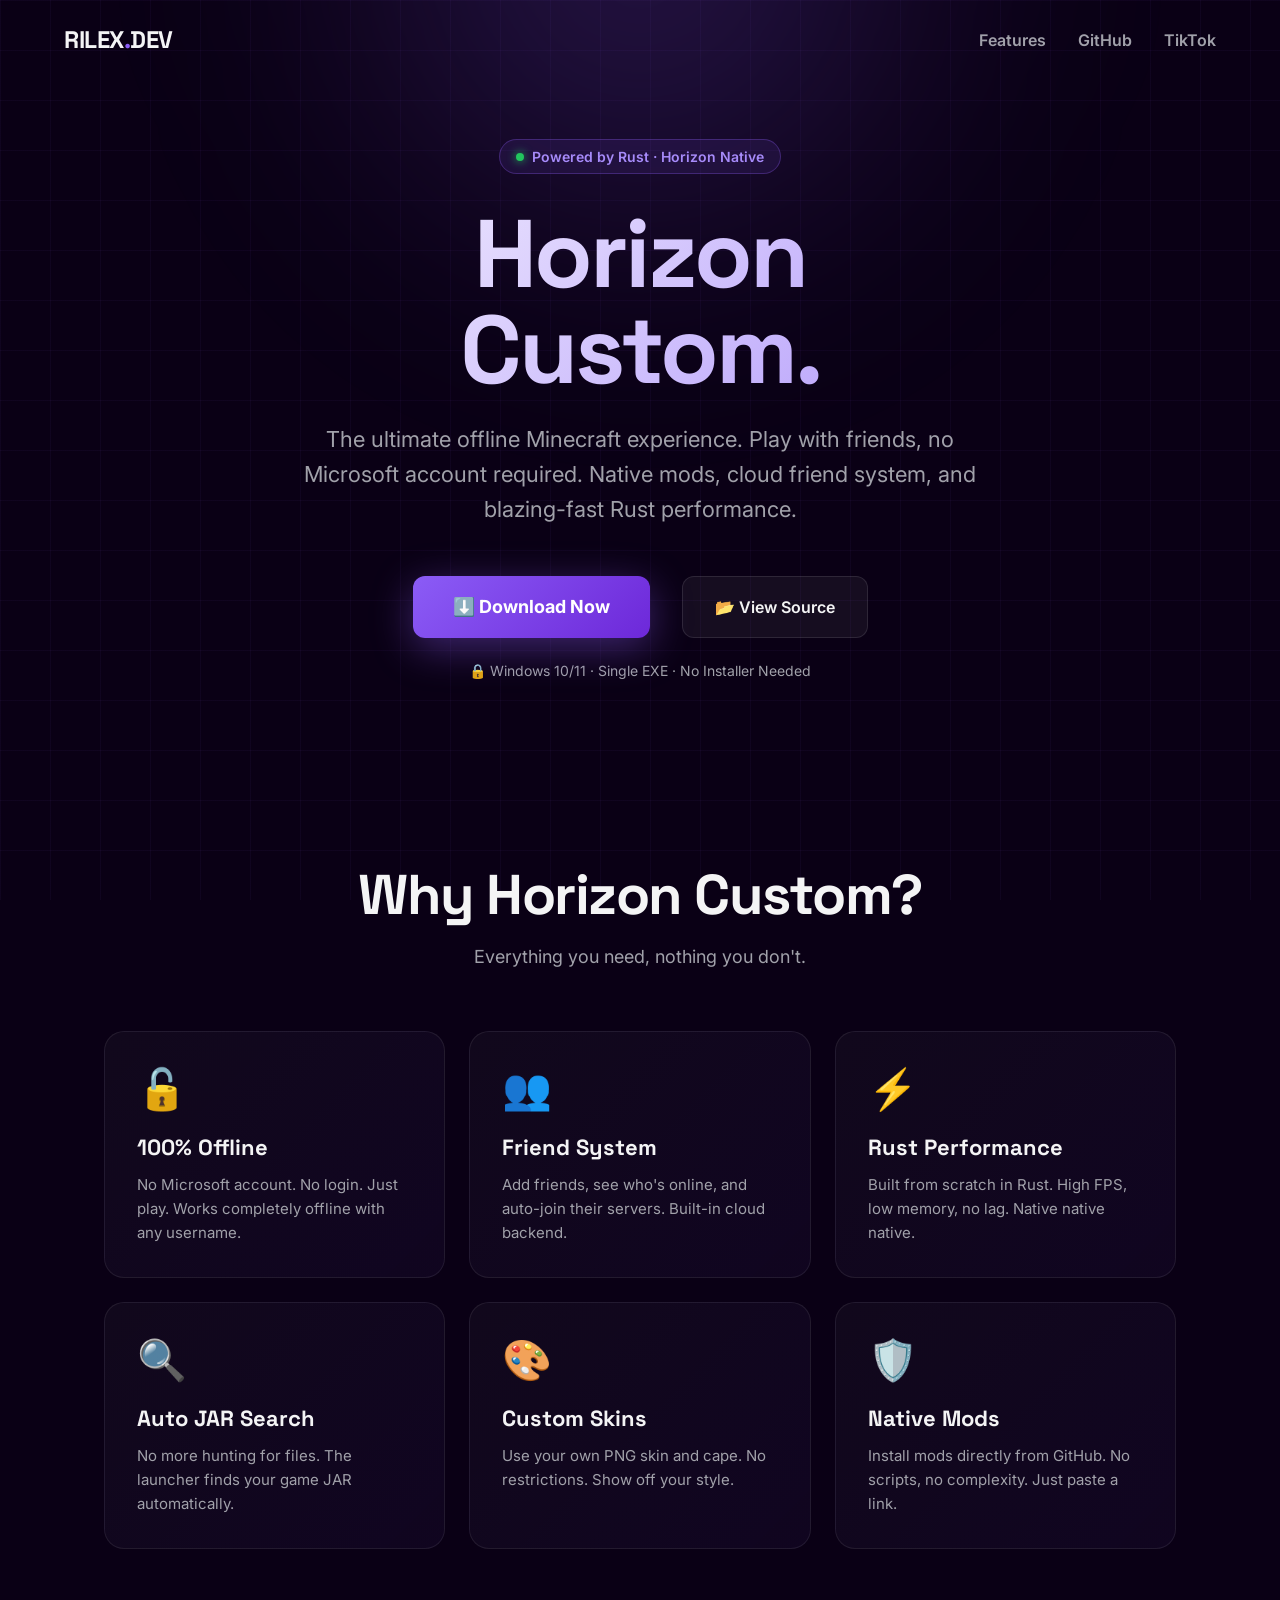
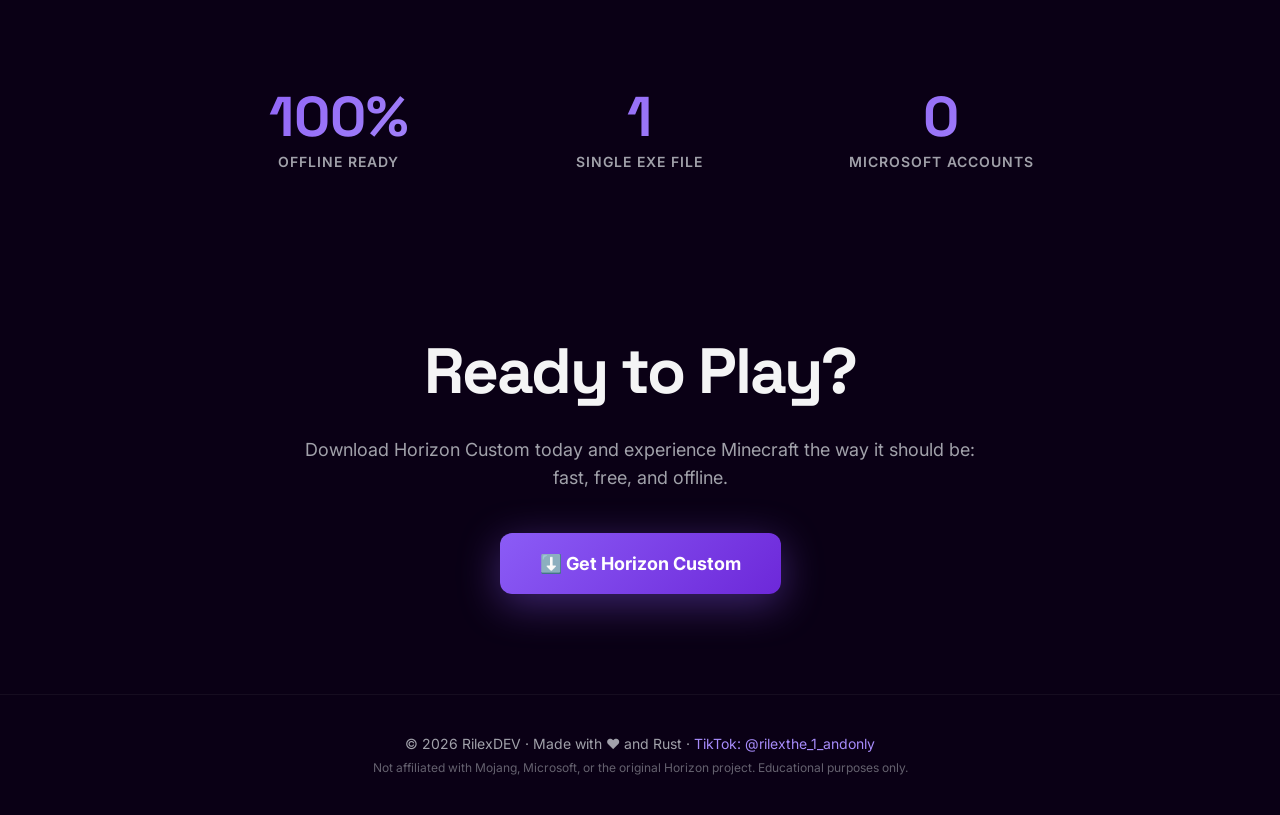
<file: index.html>
<!DOCTYPE html>
<html lang="en">
<head>
    <meta charset="UTF-8">
    <meta name="viewport" content="width=device-width, initial-scale=1.0">
    <title>Horizon Custom by Rilex - The Ultimate Offline Experience</title>
    <meta name="description" content="Horizon Custom - The best offline Minecraft client built in Rust. Play with friends, offline, no Microsoft account needed.">
    <link rel="preconnect" href="https://fonts.googleapis.com">
    <link rel="preconnect" href="https://fonts.gstatic.com" crossorigin>
    <link href="https://fonts.googleapis.com/css2?family=Inter:wght@400;600;800;900&family=Space+Grotesk:wght@700;900&display=swap" rel="stylesheet">
    <style>
        * { margin: 0; padding: 0; box-sizing: border-box; }
        :root {
            --bg-primary: #0a0015;
            --bg-secondary: #150025;
            --accent: #8b5cf6;
            --accent-hover: #a78bfa;
            --text: #f4f4f5;
            --text-muted: #a1a1aa;
        }
        body {
            font-family: 'Inter', sans-serif;
            background: var(--bg-primary);
            color: var(--text);
            overflow-x: hidden;
            min-height: 100vh;
        }
        .bg-grid {
            position: fixed; top: 0; left: 0; width: 100%; height: 100%;
            background-image: linear-gradient(rgba(139, 92, 246, 0.05) 1px, transparent 1px), linear-gradient(90deg, rgba(139, 92, 246, 0.05) 1px, transparent 1px);
            background-size: 50px 50px; z-index: -2;
        }
        .bg-glow {
            position: fixed; top: -50%; left: 50%; transform: translateX(-50%);
            width: 800px; height: 800px;
            background: radial-gradient(circle, rgba(139, 92, 246, 0.25) 0%, transparent 70%);
            filter: blur(100px); z-index: -1; animation: pulse 8s ease-in-out infinite;
        }
        @keyframes pulse { 0%, 100% { opacity: 0.6; transform: translateX(-50%) scale(1); } 50% { opacity: 1; transform: translateX(-50%) scale(1.15); } }
        nav { padding: 24px 5%; display: flex; justify-content: space-between; align-items: center; position: relative; z-index: 10; }
        .logo { font-family: 'Space Grotesk', sans-serif; font-size: 24px; font-weight: 900; letter-spacing: -0.5px; }
        .logo span { color: var(--accent); }
        .nav-links { display: flex; gap: 32px; list-style: none; }
        .nav-links a { color: var(--text-muted); text-decoration: none; font-weight: 600; transition: color 0.2s; }
        .nav-links a:hover { color: var(--text); }
        .hero { padding: 60px 5% 100px; text-align: center; max-width: 1200px; margin: 0 auto; }
        .badge {
            display: inline-flex; align-items: center; gap: 8px;
            background: rgba(139, 92, 246, 0.1); border: 1px solid rgba(139, 92, 246, 0.3);
            padding: 8px 16px; border-radius: 100px; font-size: 14px; font-weight: 600;
            color: var(--accent-hover); margin-bottom: 32px;
        }
        .badge::before { content: ''; width: 8px; height: 8px; background: #22c55e; border-radius: 50%; box-shadow: 0 0 10px #22c55e; animation: blink 2s infinite; }
        @keyframes blink { 0%, 100% { opacity: 1; } 50% { opacity: 0.4; } }
        h1 {
            font-family: 'Space Grotesk', sans-serif; font-size: clamp(48px, 8vw, 96px);
            font-weight: 900; line-height: 1; letter-spacing: -3px; margin-bottom: 24px;
            background: linear-gradient(135deg, #ffffff 0%, #a78bfa 100%);
            -webkit-background-clip: text; -webkit-text-fill-color: transparent; background-clip: text;
        }
        .subtitle { font-size: clamp(18px, 2vw, 22px); color: var(--text-muted); max-width: 700px; margin: 0 auto 48px; line-height: 1.6; }
        .btn-primary {
            display: inline-flex; align-items: center; gap: 12px;
            padding: 20px 40px; font-family: 'Inter', sans-serif; font-size: 18px; font-weight: 700;
            color: white; background: linear-gradient(135deg, var(--accent) 0%, #6d28d9 100%);
            border: none; border-radius: 12px; text-decoration: none; cursor: pointer;
            box-shadow: 0 10px 40px rgba(139, 92, 246, 0.4); transition: all 0.3s; position: relative; overflow: hidden;
        }
        .btn-primary::before {
            content: ''; position: absolute; top: 0; left: -100%; width: 100%; height: 100%;
            background: linear-gradient(90deg, transparent, rgba(255,255,255,0.3), transparent); transition: left 0.5s;
        }
        .btn-primary:hover { transform: translateY(-3px); box-shadow: 0 15px 50px rgba(139, 92, 246, 0.6); }
        .btn-primary:hover::before { left: 100%; }
        .btn-secondary {
            display: inline-flex; align-items: center; gap: 8px; padding: 20px 32px;
            font-size: 16px; font-weight: 600; color: var(--text); background: rgba(255, 255, 255, 0.05);
            border: 1px solid rgba(255, 255, 255, 0.1); border-radius: 12px; text-decoration: none;
            transition: all 0.2s; margin-left: 16px;
        }
        .btn-secondary:hover { background: rgba(255, 255, 255, 0.1); border-color: var(--accent); }
        .cta-group { display: flex; flex-wrap: wrap; justify-content: center; gap: 16px; margin-bottom: 24px; }
        .download-note { font-size: 14px; color: var(--text-muted); display: flex; align-items: center; justify-content: center; gap: 6px; }
        .features { padding: 80px 5%; max-width: 1200px; margin: 0 auto; }
        .section-title { font-family: 'Space Grotesk', sans-serif; font-size: clamp(32px, 5vw, 56px); font-weight: 900; text-align: center; letter-spacing: -1.5px; margin-bottom: 16px; }
        .section-subtitle { text-align: center; color: var(--text-muted); font-size: 18px; margin-bottom: 64px; }
        .features-grid { display: grid; grid-template-columns: repeat(auto-fit, minmax(280px, 1fr)); gap: 24px; }
        .feature-card {
            padding: 32px; background: linear-gradient(135deg, rgba(255,255,255,0.03) 0%, rgba(139,92,246,0.05) 100%);
            border: 1px solid rgba(255, 255, 255, 0.08); border-radius: 20px; transition: all 0.3s; position: relative; overflow: hidden;
        }
        .feature-card::before { content: ''; position: absolute; top: 0; left: 0; width: 100%; height: 2px; background: linear-gradient(90deg, transparent, var(--accent), transparent); opacity: 0; transition: opacity 0.3s; }
        .feature-card:hover { transform: translateY(-5px); border-color: rgba(139, 92, 246, 0.4); background: linear-gradient(135deg, rgba(139,92,246,0.08) 0%, rgba(139,92,246,0.15) 100%); }
        .feature-card:hover::before { opacity: 1; }
        .feature-icon { font-size: 40px; margin-bottom: 20px; display: block; }
        .feature-title { font-family: 'Space Grotesk', sans-serif; font-size: 22px; font-weight: 700; margin-bottom: 12px; }
        .feature-desc { color: var(--text-muted); line-height: 1.6; font-size: 15px; }
        .stats { padding: 60px 5%; max-width: 1000px; margin: 0 auto; }
        .stats-grid { display: grid; grid-template-columns: repeat(auto-fit, minmax(200px, 1fr)); gap: 32px; text-align: center; }
        .stat-value { font-family: 'Space Grotesk', sans-serif; font-size: 56px; font-weight: 900; background: linear-gradient(135deg, var(--accent) 0%, #a78bfa 100%); -webkit-background-clip: text; -webkit-text-fill-color: transparent; background-clip: text; line-height: 1; margin-bottom: 8px; }
        .stat-label { color: var(--text-muted); font-size: 14px; font-weight: 600; text-transform: uppercase; letter-spacing: 1px; }
        .cta-section { padding: 100px 5%; text-align: center; max-width: 800px; margin: 0 auto; }
        .cta-title { font-family: 'Space Grotesk', sans-serif; font-size: clamp(36px, 6vw, 64px); font-weight: 900; letter-spacing: -2px; margin-bottom: 24px; }
        .cta-desc { color: var(--text-muted); font-size: 18px; margin-bottom: 40px; line-height: 1.6; }
        footer { padding: 40px 5%; border-top: 1px solid rgba(255, 255, 255, 0.05); text-align: center; color: var(--text-muted); font-size: 14px; }
        footer a { color: var(--accent-hover); text-decoration: none; }
        footer a:hover { text-decoration: underline; }
        @media (max-width: 768px) { .nav-links { display: none; } .btn-secondary { margin-left: 0; } h1 { letter-spacing: -2px; } }
    </style>
</head>
<body>
    <div class="bg-grid"></div>
    <div class="bg-glow"></div>

    <nav>
        <div class="logo">RILEX<span>.</span>DEV</div>
        <ul class="nav-links">
            <li><a href="#features">Features</a></li>
            <li><a href="https://github.com/rilexDEV/horizon-custom" target="_blank">GitHub</a></li>
            <li><a href="https://www.tiktok.com/@rilexthe_1_andonly" target="_blank">TikTok</a></li>
        </ul>
    </nav>

    <section class="hero">
        <div class="badge">Powered by Rust · Horizon Native</div>
        <h1>Horizon<br>Custom.</h1>
        <p class="subtitle">
            The ultimate offline Minecraft experience. Play with friends, no Microsoft account required. 
            Native mods, cloud friend system, and blazing-fast Rust performance.
        </p>
        
        <!-- ✅ الرابط الصحيح لـ LootLabs -->
        <div class="cta-group">
            <a href="https://lootdest.org/s?mISFRO5q" rel="sponsored nofollow noreferrer" class="btn-primary">
                ⬇️ Download Now
            </a>
            <a href="https://github.com/rilexDEV/horizon-custom" class="btn-secondary" target="_blank">
                📂 View Source
            </a>
        </div>
        
        <p class="download-note">
            🔒 Windows 10/11 · Single EXE · No Installer Needed
        </p>
    </section>

    <section class="features" id="features">
        <h2 class="section-title">Why Horizon Custom?</h2>
        <p class="section-subtitle">Everything you need, nothing you don't.</p>
        
        <div class="features-grid">
            <div class="feature-card">
                <span class="feature-icon">🔓</span>
                <h3 class="feature-title">100% Offline</h3>
                <p class="feature-desc">No Microsoft account. No login. Just play. Works completely offline with any username.</p>
            </div>
            <div class="feature-card">
                <span class="feature-icon">👥</span>
                <h3 class="feature-title">Friend System</h3>
                <p class="feature-desc">Add friends, see who's online, and auto-join their servers. Built-in cloud backend.</p>
            </div>
            <div class="feature-card">
                <span class="feature-icon">⚡</span>
                <h3 class="feature-title">Rust Performance</h3>
                <p class="feature-desc">Built from scratch in Rust. High FPS, low memory, no lag. Native native native.</p>
            </div>
            <div class="feature-card">
                <span class="feature-icon">🔍</span>
                <h3 class="feature-title">Auto JAR Search</h3>
                <p class="feature-desc">No more hunting for files. The launcher finds your game JAR automatically.</p>
            </div>
            <div class="feature-card">
                <span class="feature-icon">🎨</span>
                <h3 class="feature-title">Custom Skins</h3>
                <p class="feature-desc">Use your own PNG skin and cape. No restrictions. Show off your style.</p>
            </div>
            <div class="feature-card">
                <span class="feature-icon">🛡️</span>
                <h3 class="feature-title">Native Mods</h3>
                <p class="feature-desc">Install mods directly from GitHub. No scripts, no complexity. Just paste a link.</p>
            </div>
        </div>
    </section>

    <section class="stats">
        <div class="stats-grid">
            <div>
                <div class="stat-value">100%</div>
                <div class="stat-label">Offline Ready</div>
            </div>
            <div>
                <div class="stat-value">1</div>
                <div class="stat-label">Single EXE File</div>
            </div>
            <div>
                <div class="stat-value">0</div>
                <div class="stat-label">Microsoft Accounts</div>
            </div>
        </div>
    </section>

    <section class="cta-section">
        <h2 class="cta-title">Ready to Play?</h2>
        <p class="cta-desc">Download Horizon Custom today and experience Minecraft the way it should be: fast, free, and offline.</p>
        <!-- ✅ الرابط الصحيح لـ LootLabs -->
        <a href="https://lootdest.org/s?mISFRO5q" rel="sponsored nofollow noreferrer" class="btn-primary">
            ⬇️ Get Horizon Custom
        </a>
    </section>

    <footer>
        <p>© 2026 RilexDEV · Made with ❤️ and Rust · <a href="https://www.tiktok.com/@rilexthe_1_andonly" target="_blank">TikTok: @rilexthe_1_andonly</a></p>
        <p style="margin-top: 8px; font-size: 12px; opacity: 0.6;">
            Not affiliated with Mojang, Microsoft, or the original Horizon project. Educational purposes only.
        </p>
    </footer>
</body>
</html>
</file>
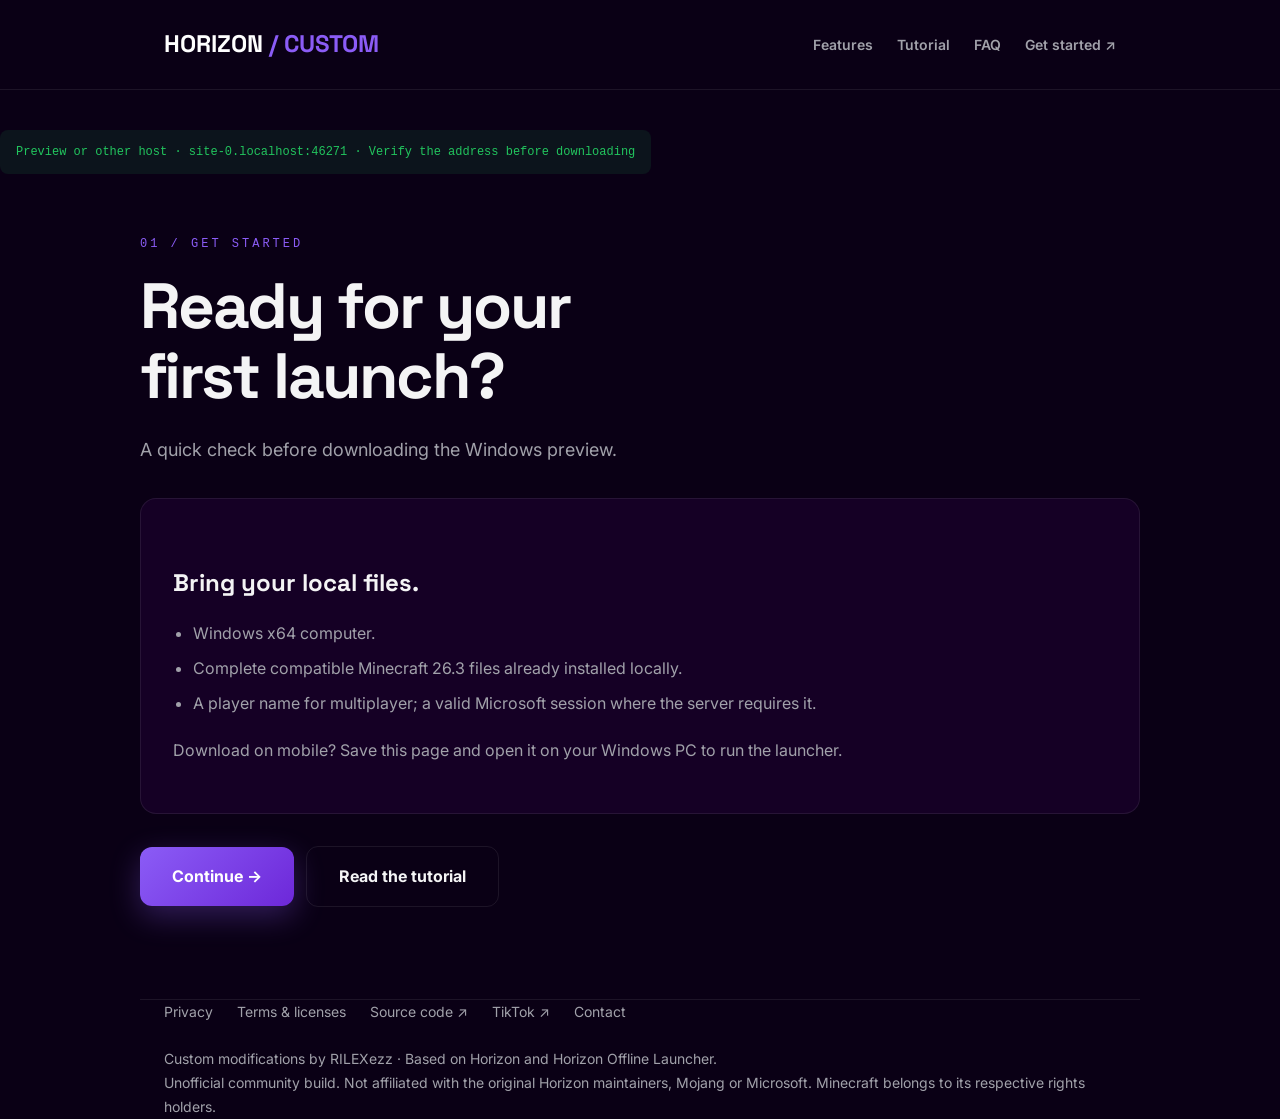
<file: get-started.html>
<!doctype html><html lang="en"><head><meta charset="utf-8"><meta name="viewport" content="width=device-width,initial-scale=1"><meta name="description" content="Horizon Custom by RILEXezz. Windows custom build, local setup tutorial and release download."><meta name="referrer" content="strict-origin-when-cross-origin"><title>Get started | Horizon Custom</title><link rel="stylesheet" href="style.css"></head><body><header><div class="wrap"><nav><a class="brand" href="index.html">HORIZON<span> / CUSTOM</span></a><div class="links"><a href="index.html#features">Features</a><a href="index.html#guide">Tutorial</a><a href="index.html#faq">FAQ</a><a href="get-started.html">Get started ↗</a></div></nav></div></header><div class="wrap status" id="host-status">Project website · Check the address bar: rilexdev.github.io/HORIZON-CUSTOMBY-RILEX/</div><main class="wrap page"><div class="eyebrow">01 / Get started</div><h1>Ready for your<br>first launch?</h1><p class="lead">A quick check before downloading the Windows preview.</p><div class="box"><h2>Bring your local files.</h2><ul><li>Windows x64 computer.</li><li>Complete compatible Minecraft 26.3 files already installed locally.</li><li>A player name for multiplayer; a valid Microsoft session where the server requires it.</li></ul><p>Download on mobile? Save this page and open it on your Windows PC to run the launcher.</p></div><a class="btn" href="https://lootdest.org/s?mISFRO5q" rel="sponsored nofollow noreferrer">Continue →</a><a class="btn secondary" href="index.html#guide">Read the tutorial</a></main><footer class="wrap"><div class="footlinks"><a href="privacy.html">Privacy</a><a href="terms.html">Terms & licenses</a><a href="https://github.com/rilexDEV/horizon-custom/tree/3324020df42f834c86e6987942663ab291f8e3ea">Source code ↗</a><a href="https://www.tiktok.com/@rilexthe_1_andonly">TikTok ↗</a><a href="mailto:rilexthedev@gmail.com">Contact</a></div><p>Custom modifications by RILEXezz · Based on Horizon and Horizon Offline Launcher.<br>Unofficial community build. Not affiliated with the original Horizon maintainers, Mojang or Microsoft. Minecraft belongs to its respective rights holders.</p></footer><script src="site.js" defer></script></body></html>
</file>
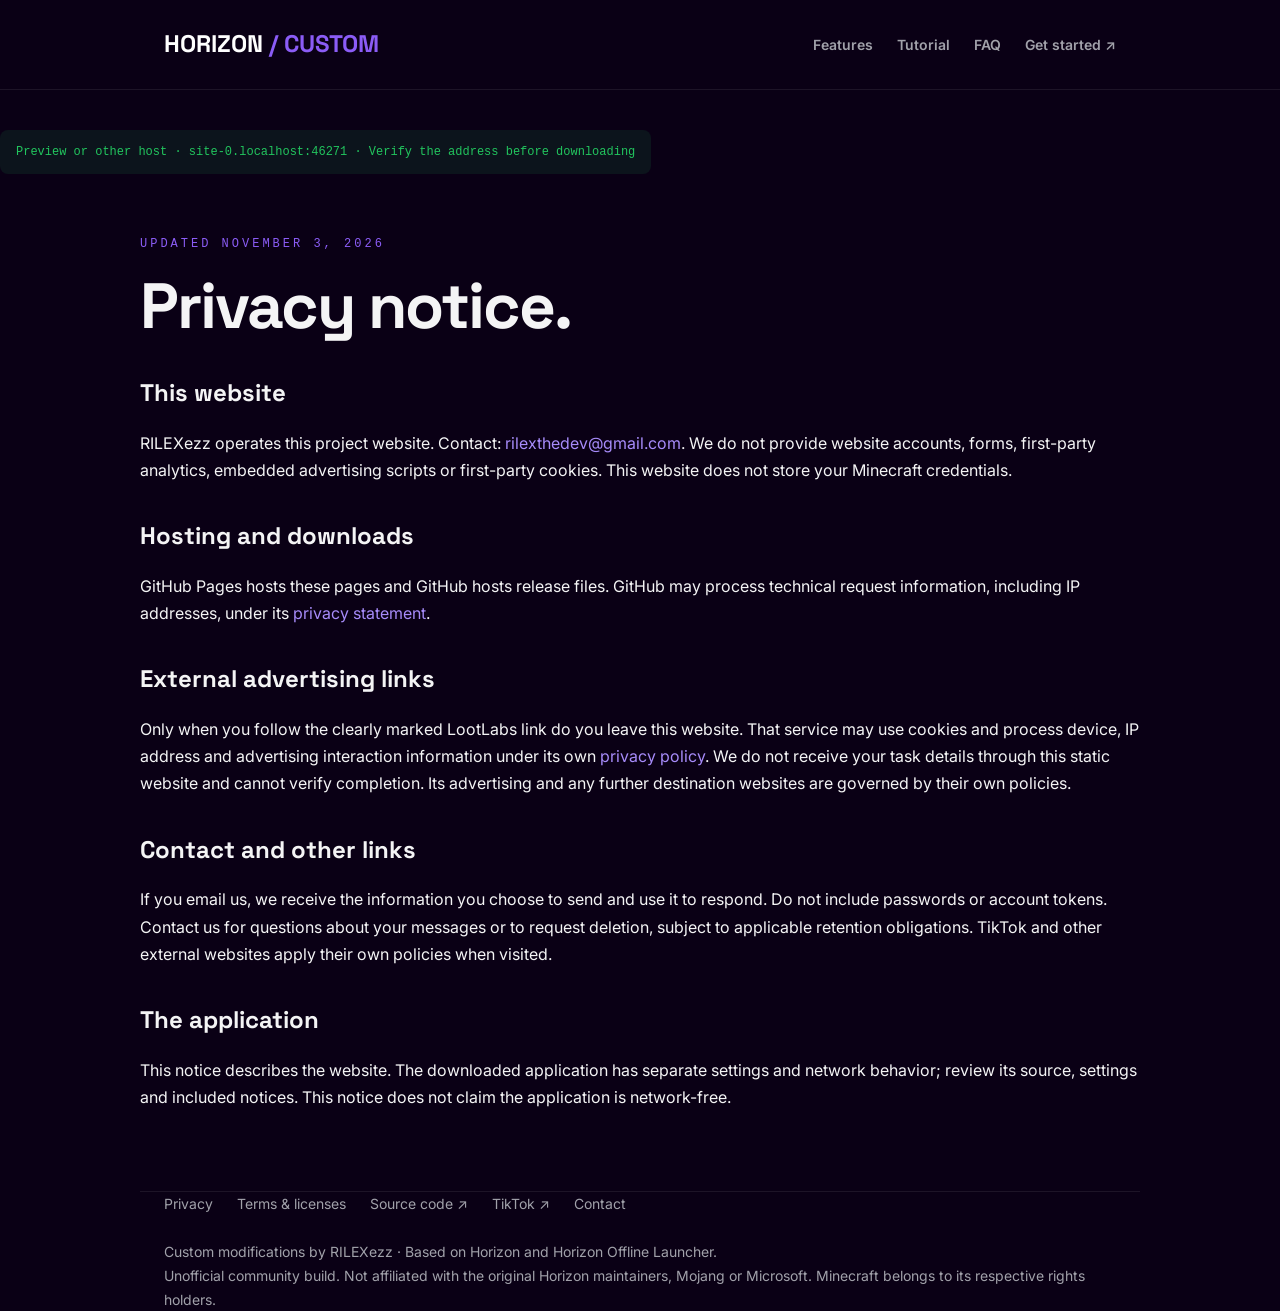
<file: privacy.html>
<!doctype html><html lang="en"><head><meta charset="utf-8"><meta name="viewport" content="width=device-width,initial-scale=1"><meta name="description" content="Horizon Custom by RILEXezz. Windows custom build, local setup tutorial and release download."><meta name="referrer" content="strict-origin-when-cross-origin"><title>Privacy notice | Horizon Custom</title><link rel="stylesheet" href="style.css"></head><body><header><div class="wrap"><nav><a class="brand" href="index.html">HORIZON<span> / CUSTOM</span></a><div class="links"><a href="index.html#features">Features</a><a href="index.html#guide">Tutorial</a><a href="index.html#faq">FAQ</a><a href="get-started.html">Get started ↗</a></div></nav></div></header><div class="wrap status" id="host-status">Project website · Check the address bar: rilexdev.github.io/HORIZON-CUSTOMBY-RILEX/</div><main class="wrap page"><div class="eyebrow">Updated November 3, 2026</div><h1>Privacy notice.</h1><h2>This website</h2><p>RILEXezz operates this project website. Contact: <a href="mailto:rilexthedev@gmail.com">rilexthedev@gmail.com</a>. We do not provide website accounts, forms, first-party analytics, embedded advertising scripts or first-party cookies. This website does not store your Minecraft credentials.</p><h2>Hosting and downloads</h2><p>GitHub Pages hosts these pages and GitHub hosts release files. GitHub may process technical request information, including IP addresses, under its <a href="https://docs.github.com/en/site-policy/privacy-policies/github-general-privacy-statement">privacy statement</a>.</p><h2>External advertising links</h2><p>Only when you follow the clearly marked LootLabs link do you leave this website. That service may use cookies and process device, IP address and advertising interaction information under its own <a href="https://lootlabs.gg/privacy-policy">privacy policy</a>. We do not receive your task details through this static website and cannot verify completion. Its advertising and any further destination websites are governed by their own policies.</p><h2>Contact and other links</h2><p>If you email us, we receive the information you choose to send and use it to respond. Do not include passwords or account tokens. Contact us for questions about your messages or to request deletion, subject to applicable retention obligations. TikTok and other external websites apply their own policies when visited.</p><h2>The application</h2><p>This notice describes the website. The downloaded application has separate settings and network behavior; review its source, settings and included notices. This notice does not claim the application is network-free.</p></main><footer class="wrap"><div class="footlinks"><a href="privacy.html">Privacy</a><a href="terms.html">Terms & licenses</a><a href="https://github.com/rilexDEV/horizon-custom/tree/3324020df42f834c86e6987942663ab291f8e3ea">Source code ↗</a><a href="https://www.tiktok.com/@rilexthe_1_andonly">TikTok ↗</a><a href="mailto:rilexthedev@gmail.com">Contact</a></div><p>Custom modifications by RILEXezz · Based on Horizon and Horizon Offline Launcher.<br>Unofficial community build. Not affiliated with the original Horizon maintainers, Mojang or Microsoft. Minecraft belongs to its respective rights holders.</p></footer><script src="site.js" defer></script></body></html>
</file>
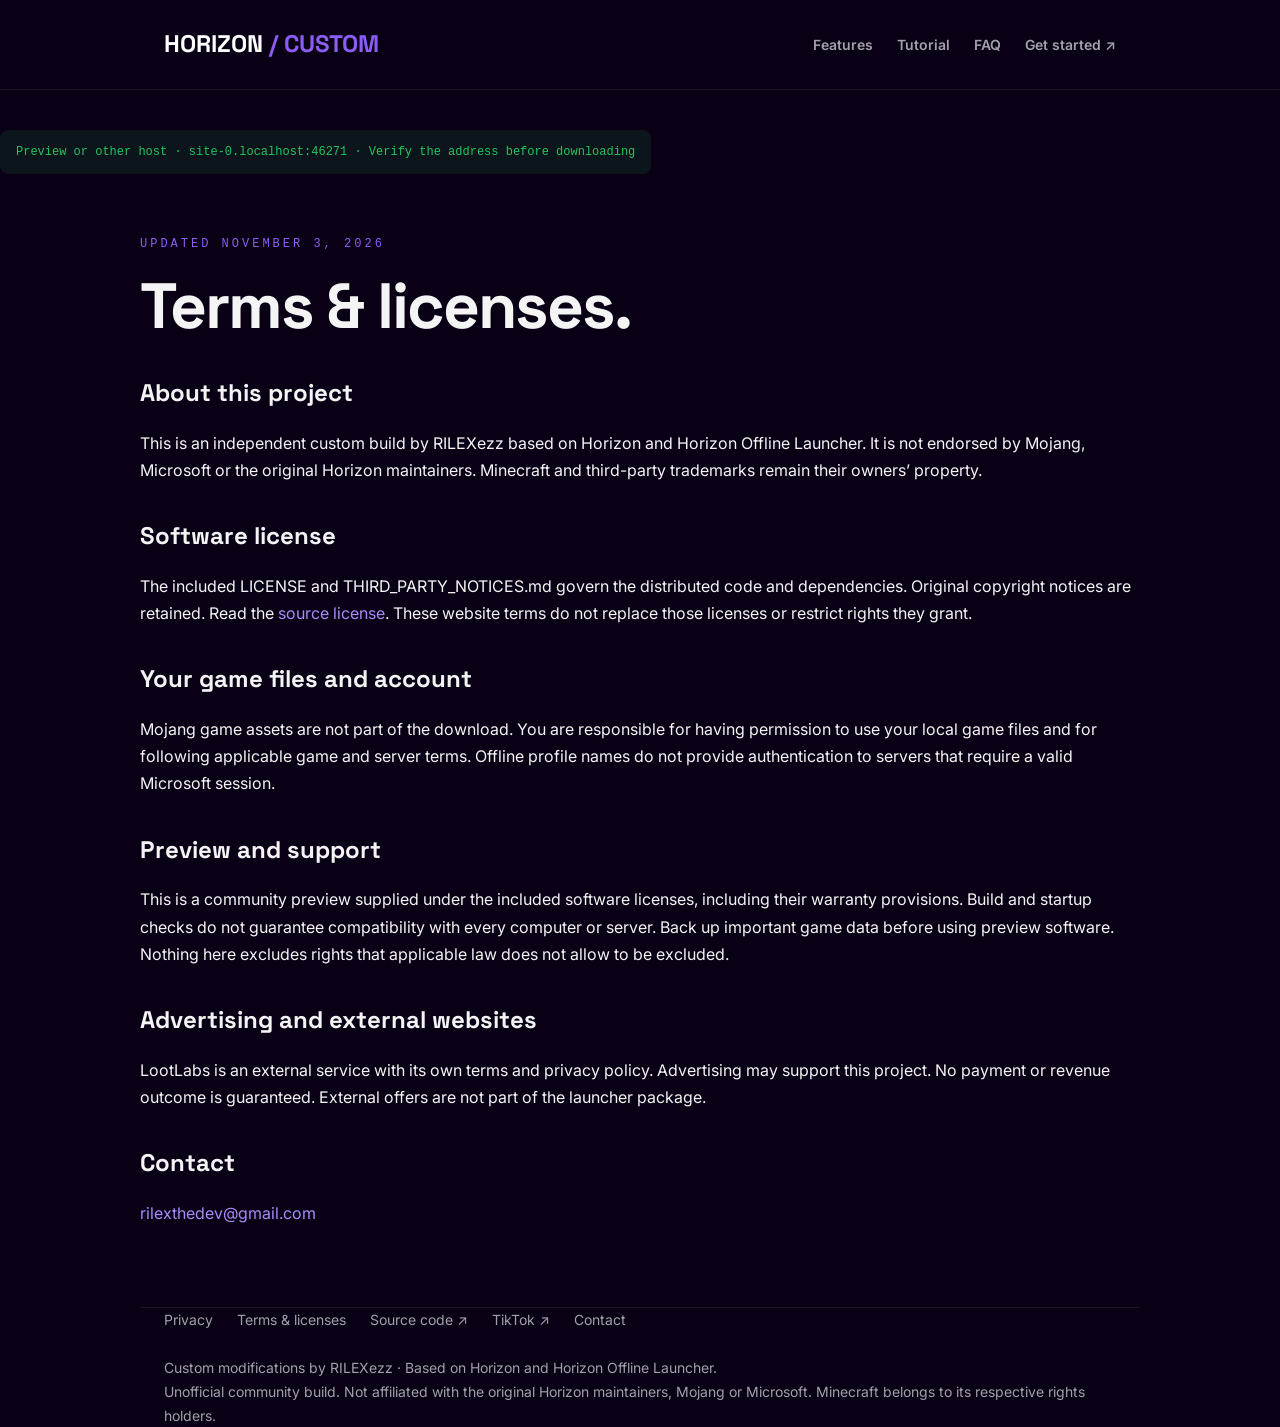
<file: terms.html>
<!doctype html><html lang="en"><head><meta charset="utf-8"><meta name="viewport" content="width=device-width,initial-scale=1"><meta name="description" content="Horizon Custom by RILEXezz. Windows custom build, local setup tutorial and release download."><meta name="referrer" content="strict-origin-when-cross-origin"><title>Terms and licenses | Horizon Custom</title><link rel="stylesheet" href="style.css"></head><body><header><div class="wrap"><nav><a class="brand" href="index.html">HORIZON<span> / CUSTOM</span></a><div class="links"><a href="index.html#features">Features</a><a href="index.html#guide">Tutorial</a><a href="index.html#faq">FAQ</a><a href="get-started.html">Get started ↗</a></div></nav></div></header><div class="wrap status" id="host-status">Project website · Check the address bar: rilexdev.github.io/HORIZON-CUSTOMBY-RILEX/</div><main class="wrap page"><div class="eyebrow">Updated November 3, 2026</div><h1>Terms & licenses.</h1><h2>About this project</h2><p>This is an independent custom build by RILEXezz based on Horizon and Horizon Offline Launcher. It is not endorsed by Mojang, Microsoft or the original Horizon maintainers. Minecraft and third-party trademarks remain their owners’ property.</p><h2>Software license</h2><p>The included LICENSE and THIRD_PARTY_NOTICES.md govern the distributed code and dependencies. Original copyright notices are retained. Read the <a href="https://github.com/rilexDEV/horizon-custom/blob/3324020df42f834c86e6987942663ab291f8e3ea/LICENSE">source license</a>. These website terms do not replace those licenses or restrict rights they grant.</p><h2>Your game files and account</h2><p>Mojang game assets are not part of the download. You are responsible for having permission to use your local game files and for following applicable game and server terms. Offline profile names do not provide authentication to servers that require a valid Microsoft session.</p><h2>Preview and support</h2><p>This is a community preview supplied under the included software licenses, including their warranty provisions. Build and startup checks do not guarantee compatibility with every computer or server. Back up important game data before using preview software. Nothing here excludes rights that applicable law does not allow to be excluded.</p><h2>Advertising and external websites</h2><p>LootLabs is an external service with its own terms and privacy policy. Advertising may support this project. No payment or revenue outcome is guaranteed. External offers are not part of the launcher package.</p><h2>Contact</h2><p><a href="mailto:rilexthedev@gmail.com">rilexthedev@gmail.com</a></p></main><footer class="wrap"><div class="footlinks"><a href="privacy.html">Privacy</a><a href="terms.html">Terms & licenses</a><a href="https://github.com/rilexDEV/horizon-custom/tree/3324020df42f834c86e6987942663ab291f8e3ea">Source code ↗</a><a href="https://www.tiktok.com/@rilexthe_1_andonly">TikTok ↗</a><a href="mailto:rilexthedev@gmail.com">Contact</a></div><p>Custom modifications by RILEXezz · Based on Horizon and Horizon Offline Launcher.<br>Unofficial community build. Not affiliated with the original Horizon maintainers, Mojang or Microsoft. Minecraft belongs to its respective rights holders.</p></footer><script src="site.js" defer></script></body></html>
</file>
<file: style.css>
@import url('https://fonts.googleapis.com/css2?family=Inter:wght@400;600;800;900&family=Space+Grotesk:wght@700;900&display=swap');

:root {
    --bg-primary: #0a0015;
    --bg-panel: #150025;
    --accent: #8b5cf6;
    --accent-hover: #a78bfa;
    --text: #f4f4f5;
    --text-muted: #a1a1aa;
    --border: rgba(255, 255, 255, 0.08);
}

* { margin: 0; padding: 0; box-sizing: border-box; }

body {
    font-family: 'Inter', sans-serif;
    background: var(--bg-primary);
    color: var(--text);
    line-height: 1.7;
    overflow-x: hidden;
}

a { color: var(--accent-hover); text-decoration: none; transition: color 0.2s; }
a:hover { color: #fff; }

.wrap { max-width: 1000px; margin: auto; padding: 0 24px; }

/* Header */
header {
    border-bottom: 1px solid var(--border);
    padding: 24px 0;
    margin-bottom: 40px;
}
nav { display: flex; justify-content: space-between; align-items: center; }
.brand { font-family: 'Space Grotesk', sans-serif; font-size: 24px; font-weight: 900; text-decoration: none; color: #fff; }
.brand span { color: var(--accent); }
.links { display: flex; gap: 24px; }
.links a { font-size: 14px; font-weight: 600; color: var(--text-muted); }
.links a:hover { color: #fff; }

/* Status Bar */
.status {
    font-family: monospace;
    font-size: 12px;
    color: #22c55e;
    background: rgba(34, 197, 94, 0.1);
    padding: 12px 16px;
    border-radius: 8px;
    margin-bottom: 40px;
    display: inline-block;
}

/* Pages (Get Started, Privacy, Terms) */
.page { padding: 20px 0 80px; }
.eyebrow {
    font-family: monospace;
    font-size: 12px;
    letter-spacing: 3px;
    text-transform: uppercase;
    color: var(--accent);
    margin-bottom: 16px;
}
h1 { font-family: 'Space Grotesk', sans-serif; font-size: clamp(36px, 6vw, 64px); font-weight: 900; line-height: 1.1; margin-bottom: 24px; letter-spacing: -2px; }
h2 { font-family: 'Space Grotesk', sans-serif; font-size: 24px; font-weight: 700; margin: 32px 0 16px; }
.lead { font-size: 18px; color: var(--text-muted); margin-bottom: 32px; max-width: 700px; }

/* Boxes */
.box {
    background: var(--bg-panel);
    border: 1px solid var(--border);
    border-radius: 16px;
    padding: 32px;
    margin-bottom: 32px;
}
.box ul { margin-left: 20px; margin-bottom: 20px; color: var(--text-muted); }
.box li { margin-bottom: 8px; }
.box p { color: var(--text-muted); margin-bottom: 16px; }

/* Buttons */
.btn {
    display: inline-flex;
    align-items: center;
    justify-content: center;
    padding: 16px 32px;
    border-radius: 12px;
    font-weight: 700;
    font-size: 16px;
    text-decoration: none;
    cursor: pointer;
    border: none;
    transition: all 0.3s;
    background: linear-gradient(135deg, var(--accent) 0%, #6d28d9 100%);
    color: white !important;
    box-shadow: 0 10px 30px rgba(139, 92, 246, 0.3);
    margin-right: 12px;
    margin-bottom: 12px;
}
.btn:hover {
    transform: translateY(-2px);
    box-shadow: 0 15px 40px rgba(139, 92, 246, 0.5);
}
.btn.secondary {
    background: transparent;
    border: 1px solid var(--border);
    box-shadow: none;
    color: var(--text) !important;
}
.btn.secondary:hover { background: rgba(255, 255, 255, 0.05); }

/* Footer */
footer {
    border-top: 1px solid var(--border);
    padding: 40px 0;
    margin-top: 60px;
    color: var(--text-muted);
    font-size: 14px;
}
.footlinks { display: flex; flex-wrap: wrap; gap: 24px; margin-bottom: 24px; }
.footlinks a { color: var(--text-muted); }
.footlinks a:hover { color: #fff; }

/* Small text */
.small { font-size: 13px; color: var(--text-muted); }
</file>
